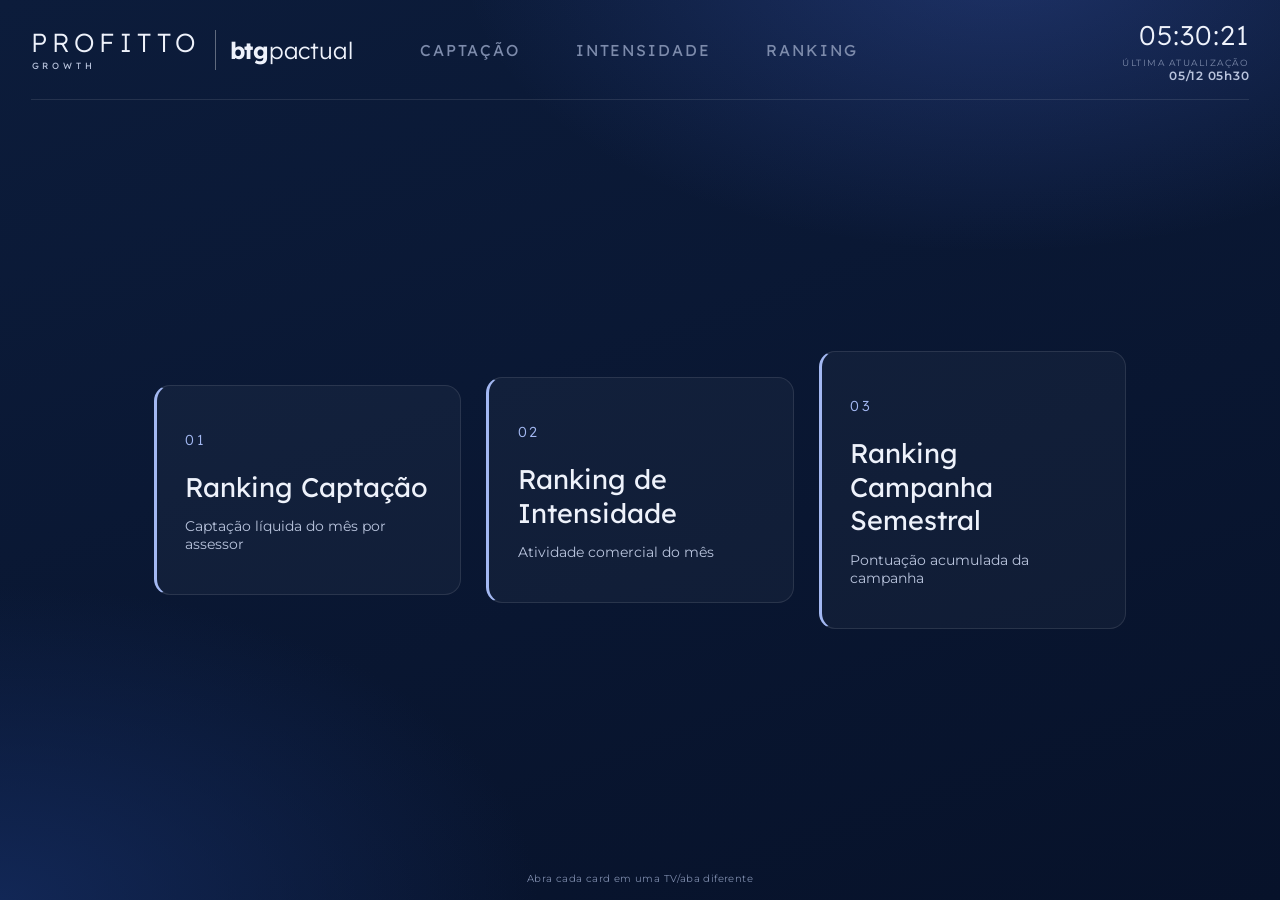
<file: index.html>
<!DOCTYPE html>
<html lang="pt-BR">
<head>
<meta charset="UTF-8">
<meta name="viewport" content="width=device-width, initial-scale=1.0">
<title>PROFITTO — Dashboards de TV</title>
<link rel="stylesheet" href="style.css?v=5">
<style>
  .menu { flex: 1; display: flex; align-items: center; justify-content: center; gap: 2vw; }
  .card2 { width: 24vw; padding: 5vh 2.2vw 4.6vh; border-radius: 16px; text-decoration: none; color: var(--ink);
    background: var(--glass); border: 1px solid var(--line); border-left: 3px solid var(--accent);
    transition: transform .15s ease, background .15s ease; }
  .card2:hover { transform: translateY(-6px); background: var(--glass-2); }
  .card2 .icon { font-family: var(--f-display); font-weight: 300; font-size: 1.6vh; letter-spacing: .2em; color: var(--accent); margin-bottom: 2.4vh; }
  .card2 h2 { font-family: var(--f-display); font-weight: 400; font-size: 3vh; line-height: 1.25; margin-bottom: 1.4vh; }
  .card2 p { font-size: 1.6vh; color: var(--ink-2); }
</style>
</head>
<body>
<div class="wrap">
  <div id="navHost"></div>
  <div class="menu">
    <a class="card2" href="captacao.html">
      <div class="icon">01</div>
      <h2>Ranking Captação</h2>
      <p>Captação líquida do mês por assessor</p>
    </a>
    <a class="card2" href="intensidade.html">
      <div class="icon">02</div>
      <h2>Ranking de Intensidade</h2>
      <p>Atividade comercial do mês</p>
    </a>
    <a class="card2" href="campanha.html">
      <div class="icon">03</div>
      <h2>Ranking Campanha Semestral</h2>
      <p>Pontuação acumulada da campanha</p>
    </a>
  </div>
  <div class="footer">Abra cada card em uma TV/aba diferente</div>
</div>
<script src="assets.js?v=5"></script>
<script>
renderNav('');
startClock('clock');
setLastUpdate();
</script>
</body>
</html>
</file>
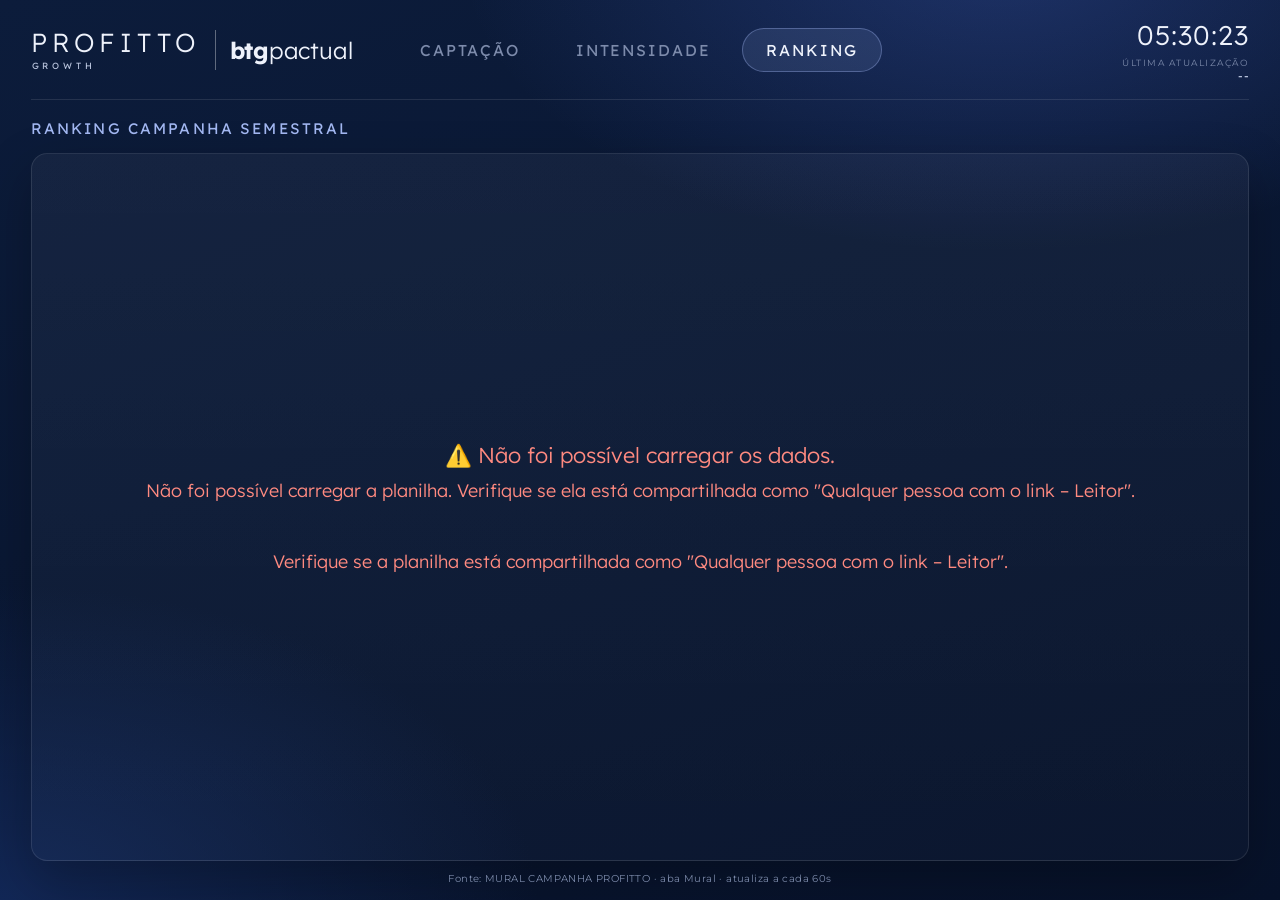
<file: campanha.html>
<!DOCTYPE html>
<html lang="pt-BR">
<head>
<meta charset="UTF-8">
<meta name="viewport" content="width=device-width, initial-scale=1.0">
<title>Ranking Campanha Semestral — PROFITTO</title>
<link rel="stylesheet" href="style.css?v=5">
</head>
<body>
<div class="wrap">
  <div id="navHost"></div>
  <div class="section-title">RANKING CAMPANHA SEMESTRAL</div>
  <div id="content" class="simple-table wide"><div class="loading">Carregando dados da planilha…</div></div>
  <div class="footer">Fonte: MURAL CAMPANHA PROFITTO · aba Mural · atualiza a cada 60s</div>
</div>

<script src="assets.js?v=5"></script>
<script>
const SHEET_ID = '1lbha7HVi6x3SRHepAAjK28DmgPLiHODfIkilLHCHOIc';
const TAB_NAME = 'Mural';
const COLS_GRID = '4% 15% 7% 8% 8% 8% 8% 8% 7% 8% 8% 11%';

function cell(v, extraClass) {
  return '<div class="cell ' + (extraClass || 'txt-cell') + '">' + (v === '' ? '-' : v) + '</div>';
}

async function load() {
  try {
    const rows = await fetchSheetRows(SHEET_ID, TAB_NAME);
    const data = [];
    for (const r of rows) {
      const nome = (r[1] || '').trim();
      const status = (r[3] || '').trim();
      if (!nome || status === '' || status === 'Status') continue;
      data.push({
        nome,
        time: (r[2] || '-').trim(),
        status,
        intensidade: (r[4] || '-').trim(),
        captacao: (r[5] || '-').trim(),
        pj1: (r[6] || '-').trim(),
        pj2: (r[7] || '-').trim(),
        extra: (r[8] || '-').trim(),
        mesAtual: (r[9] || '-').trim(),
        historico: (r[10] || '-').trim(),
        acumulado: (r[11] || '-').trim(),
        acumuladoNum: parseNumBR(r[11])
      });
    }
    data.sort((a, b) => b.acumuladoNum - a.acumuladoNum);

    const container = document.getElementById('content');
    container.className = 'simple-table wide';
    container.style.display = 'flex';
    container.style.flexDirection = 'column';

    let html = '<div class="simple-row head" style="grid-template-columns:' + COLS_GRID + '">' +
      '<div class="cell pos-cell">#</div>' +
      '<div class="cell txt-cell">NOME</div>' +
      '<div class="cell txt-cell">TIME</div>' +
      '<div class="cell txt-cell">STATUS</div>' +
      '<div class="cell num-cell">INTENSIDADE</div>' +
      '<div class="cell num-cell">CAPTAÇÃO</div>' +
      '<div class="cell num-cell">RECEITA PJ1</div>' +
      '<div class="cell num-cell">RECEITA PJ2</div>' +
      '<div class="cell num-cell">EXTRA</div>' +
      '<div class="cell num-cell">MÊS ATUAL</div>' +
      '<div class="cell num-cell">HISTÓRICO</div>' +
      '<div class="cell num-cell">ACUMULADO</div>' +
      '</div>';

    data.forEach((d, i) => {
      const accCls = 'num-cell strong ' + (d.acumuladoNum >= 0 ? 'pos-val' : 'neg-val');
      html += '<div class="simple-row" style="grid-template-columns:' + COLS_GRID + '">' +
        '<div class="cell pos-cell">' + (i + 1) + '</div>' +
        '<div class="cell name-cell">' + d.nome + '</div>' +
        cell(d.time) + cell(d.status) +
        cell(d.intensidade, 'num-cell') +
        cell(d.captacao, 'num-cell') +
        cell(d.pj1, 'num-cell') +
        cell(d.pj2, 'num-cell') +
        cell(d.extra, 'num-cell') +
        cell(d.mesAtual, 'num-cell') +
        cell(d.historico, 'num-cell') +
        cell(d.acumulado, accCls) +
        '</div>';
    });

    container.innerHTML = html;
    setLastUpdate();
  } catch (err) {
    document.getElementById('content').innerHTML =
      '<div class="error-box">⚠️ Não foi possível carregar os dados.<br><small>' + err.message + '</small><br><small>Verifique se a planilha está compartilhada como "Qualquer pessoa com o link – Leitor".</small></div>';
  }
}

renderNav('campanha');
  startClock('clock');
  load();
  setInterval(load, 60000);
  setTimeout(() => location.reload(), 1 * 60 * 60 * 1000);
</script>
</body>
</html>
</file>
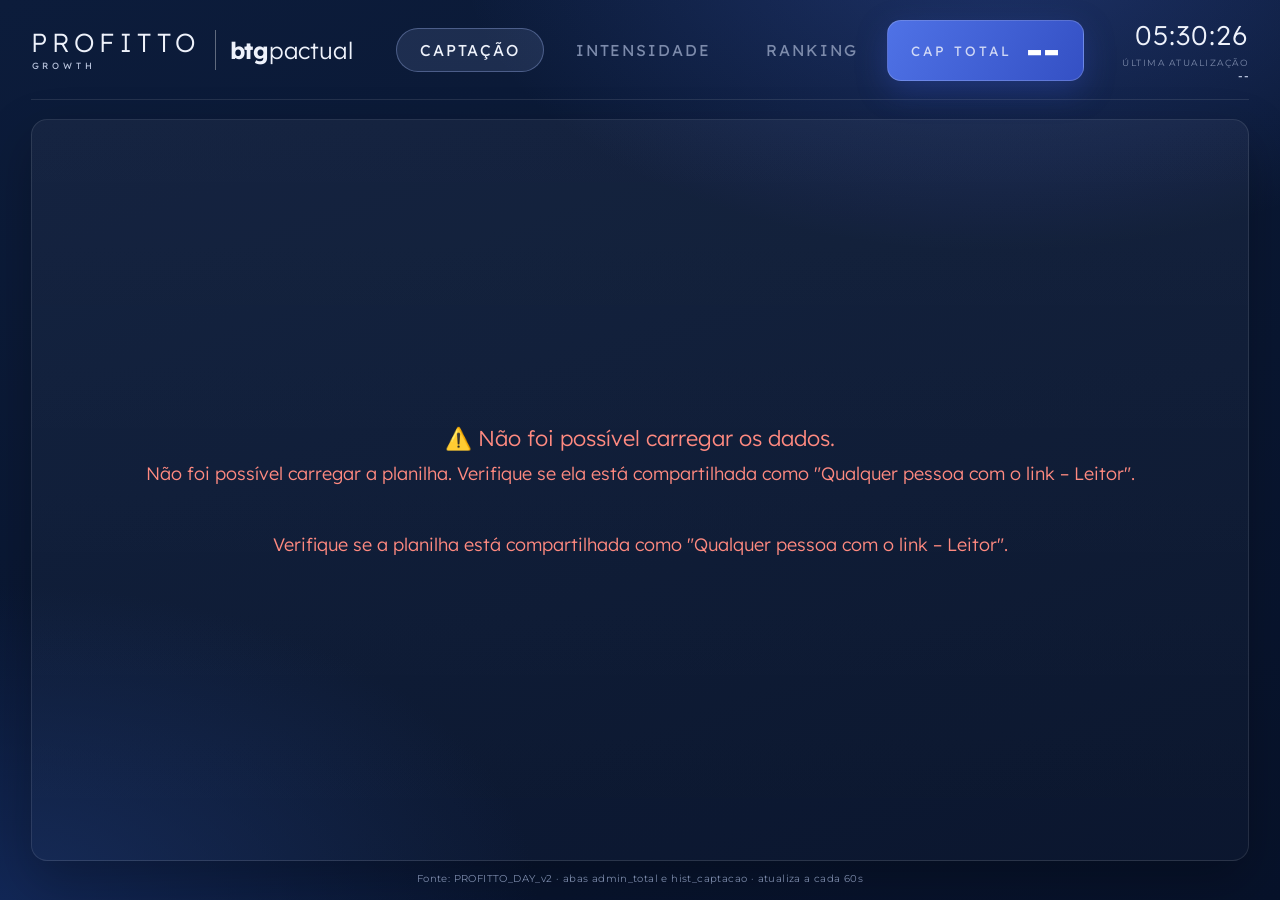
<file: captacao.html>
<!DOCTYPE html>
<html lang="pt-BR">
<head>
<meta charset="UTF-8">
<meta name="viewport" content="width=device-width, initial-scale=1.0">
<title>Ranking Captação — PROFITTO</title>
<link rel="stylesheet" href="style.css?v=6">
<style>
  /* ===== Mural de captação (dimensionado para TV · tema navy) ===== */
  .cap-mural .pct-cell { display:flex; align-items:center; gap:14px; padding-right:24px; }
  .cap-mural .pct-val  { font-family:var(--f-display); font-size:3vh; font-weight:600; min-width:4.6vw; text-align:right; font-variant-numeric:tabular-nums; }
  .cap-mural .pct-bar  { flex:1; height:1.5vh; border-radius:999px; background:rgba(255,255,255,.08); overflow:hidden; }
  .cap-mural .pct-bar > i { display:block; height:100%; border-radius:999px; }
  .cap-mural .num-cell { font-variant-numeric:tabular-nums; }

  .cap-mural .form-cell { display:flex; align-items:center; justify-content:center; gap:10px; }
  .cap-mural .head .form-cell,
  .cap-mural .head .pct-cell { justify-content:center; padding-right:0; }

  /* ===== Últimos meses: bolinhas estilo tabela do Brasileirão ===== */
  .sig { width:30px; height:30px; border-radius:50%; display:inline-flex; align-items:center; justify-content:center;
         font-size:16px; font-weight:700; line-height:1; flex:0 0 auto; color:#fff; }
  .sig.ok  { background:#2fa864; }   /* >= 100%  */
  .sig.mid { background:#e6b52e; }   /* 50–99%   */
  .sig.no  { background:#d64a3c; }   /* < 50% (inclui negativa e zerada) */
  .sig.na  { background:#8a93a6; }   /* ainda não estava na equipe */
  .sig.last { width:36px; height:36px; font-size:19px; box-shadow:0 0 0 2px #0c1c3b, 0 0 0 4px currentColor; }
  .sig.ok.last  { box-shadow:0 0 0 2px #0c1c3b, 0 0 0 4px #2fa864; }
  .sig.mid.last { box-shadow:0 0 0 2px #0c1c3b, 0 0 0 4px #e6b52e; }
  .sig.no.last  { box-shadow:0 0 0 2px #0c1c3b, 0 0 0 4px #d64a3c; }
  .sig.na.last  { box-shadow:0 0 0 2px #0c1c3b, 0 0 0 4px #8a93a6; }

  /* ===== Filtros ===== */
  .cap-filtros { display:flex; align-items:center; gap:1.4vw; flex-wrap:wrap; margin:0 0 1.4vh; }
  .cap-filtros .grp { display:flex; align-items:center; gap:.5vw; }
  .cap-filtros .lbl { font-family:var(--f-display); font-size:1.25vh; letter-spacing:.16em; color:var(--ink-3); text-transform:uppercase; }
  .cap-filtros input[type=search] { font:inherit; font-size:1.5vh; color:var(--ink); background:rgba(255,255,255,.05);
      border:1px solid var(--line); border-radius:999px; padding:.7vh 1vw; width:14vw; min-width:160px; outline:none; }
  .cap-filtros input[type=search]:focus { border-color:rgba(163,184,242,.55); }
  .cap-filtros input[type=search]::placeholder { color:var(--ink-3); }
  .chip { font-family:var(--f-display); font-size:1.35vh; color:var(--ink-2); background:transparent; cursor:pointer;
          border:1px solid var(--line); border-radius:999px; padding:.55vh .8vw; display:inline-flex; align-items:center; gap:6px; }
  .chip:hover { color:var(--ink); background:rgba(255,255,255,.05); }
  .chip.on { color:var(--ink); background:rgba(163,184,242,.14); border-color:rgba(163,184,242,.45); }
  .chip .dot { width:9px; height:9px; border-radius:50%; display:inline-block; }
  .chip.limpar { border-style:dashed; color:var(--ink-3); margin-left:auto; }
  .cap-count { font-size:1.3vh; color:var(--ink-3); }
  .cap-mural .simple-row:not(.head) { max-height:7vh; }
  .cap-vazio { padding:4vh; text-align:center; color:var(--ink-3); font-size:1.8vh; }

  .form-legend { display:flex; gap:22px; justify-content:center; align-items:center; flex-wrap:wrap;
                 margin:1.4vh 4px 0; font-size:1.35vh; color:var(--ink-2); }
  .form-legend span { display:inline-flex; align-items:center; gap:7px; }
  .form-legend .sig { width:20px; height:20px; font-size:11px; }
</style>
</head>
<body>
<div class="wrap">
  <div id="navHost"></div>
  <div id="filtrosHost"></div>
  <div id="content" class="simple-table barlist cap-mural"><div class="loading">Carregando dados da planilha…</div></div>
  <div id="legendHost"></div>
  <div class="footer">Fonte: PROFITTO_DAY_v2 · abas admin_total e hist_captacao · atualiza a cada 60s</div>
</div>

<script src="assets.js?v=6"></script>
<script>
const SHEET_ID  = '1IcGygIIk6TUQBf4Vcx-KOtD2RDK5y0dbAcELr_U6KBs';
const TAB_NAME  = 'admin_total';
const HIST_TAB  = 'hist_captacao';   // A=Assessor | B=Cluster | C=Filial | D..=meses (Jan/2026…) | Total | Média
const NIVEIS    = ['Sênior', 'Pleno', 'Júnior'];
const COLS_GRID = '5% 25% 16% 28% 26%';
const N_MESES   = 5;   // 4 fechados + mês corrente

// Régua: verde >= 100% · amarelo 50–99% · vermelho < 50% (negativa e zerada também)
const LIM_BATIDA = 100;
const LIM_MEIO   = 50;

// ---------- filtros / ordenação (estado mantido entre atualizações) ----------
const FILTRO_KEY = 'profitto_cap_filtros_v1';
const estado = { busca:'', captado:'todos', faixa:'todas', sort:'total', dir:'desc' };
try { Object.assign(estado, JSON.parse(localStorage.getItem(FILTRO_KEY) || '{}')); } catch (e) {}
function salvarEstado() { try { localStorage.setItem(FILTRO_KEY, JSON.stringify(estado)); } catch (e) {} }
let ultimoData = [], ultimoHist = { labels: [] };

const OPC_CAPTADO = [['todos','Todos'], ['pos','Positiva'], ['neg','Negativa']];
const OPC_FAIXA   = [['todas','Todas',null], ['ok','Bateu','#5fcf93'], ['mid','50–99%','#f0c66e'], ['no','< 50%','#f7b3aa'], ['neg','Negativa','#8e1414']];

function mountFiltros() {
  const host = document.getElementById('filtrosHost');
  if (!host || host.dataset.ok) return;
  host.dataset.ok = '1';
  const chips = (grupo, opcs) => opcs.map(([v, t, c]) =>
    '<button class="chip" data-g="' + grupo + '" data-v="' + v + '">' + (c ? '<i class="dot" style="background:' + c + '"></i>' : '') + t + '</button>').join('');
  host.innerHTML = '<div class="cap-filtros">' +
    '<div class="grp"><span class="lbl">Assessor</span><input type="search" id="fBusca" placeholder="Buscar nome…" autocomplete="off"></div>' +
    '<div class="grp"><span class="lbl">Captado</span>' + chips('captado', OPC_CAPTADO) + '</div>' +
    '<div class="grp"><span class="lbl">% da meta</span>' + chips('faixa', OPC_FAIXA) + '</div>' +
    '<span class="cap-count" id="fCount"></span>' +
    '<button class="chip limpar" id="fLimpar">Limpar filtros</button>' +
  '</div>';
  const busca = document.getElementById('fBusca');
  busca.value = estado.busca;
  busca.addEventListener('input', () => { estado.busca = busca.value; salvarEstado(); render(); });
  host.addEventListener('click', ev => {
    const b = ev.target.closest('.chip[data-g]');
    if (!b) return;
    estado[b.dataset.g] = b.dataset.v; salvarEstado(); render();
  });
  document.getElementById('fLimpar').addEventListener('click', () => {
    Object.assign(estado, { busca:'', captado:'todos', faixa:'todas', sort:'total', dir:'desc' });
    busca.value = ''; salvarEstado(); render();
  });
  document.getElementById('content').addEventListener('click', ev => {
    const h = ev.target.closest('.sort-head');
    if (!h) return;
    const k = h.dataset.k;
    if (estado.sort === k) estado.dir = estado.dir === 'desc' ? 'asc' : 'desc';
    else { estado.sort = k; estado.dir = k === 'nome' ? 'asc' : 'desc'; }
    salvarEstado(); render();
  });
}

function mountCapTotalBadge() {
  const topbar = document.querySelector('.topbar');
  const meta = document.querySelector('.meta');
  if (!topbar || !meta || document.getElementById('capTotal')) return;
  const badge = document.createElement('div');
  badge.className = 'cap-total-badge';
  badge.innerHTML = '<span class="cap-total-lbl">CAP TOTAL</span><span class="cap-total-val" id="capTotal">--</span>';
  topbar.insertBefore(badge, meta);
}

// ---------- helpers ----------
const normName = s => (s || '').toString().normalize('NFD').replace(/[\u0300-\u036f]/g, '')
  .replace(/\(.*?\)/g, '').trim().toLowerCase().replace(/\s+/g, ' ');
const escHtml  = s => (s || '').toString().replace(/[&<>"]/g, c => ({ '&':'&amp;', '<':'&lt;', '>':'&gt;', '"':'&quot;' }[c]));

// Lê "5863064.50", "-829.00", "R$ 1.234.567,89", "(R$ 188.906)", "-R$ 486.912,75"
function parseMoney(v) {
  if (v === null || v === undefined) return null;
  let s = v.toString().trim();
  if (!s || s === '-' || s === '—') return null;
  const neg = /^\(.*\)$/.test(s) || s.includes('-');
  s = s.replace(/[R$\s()\-]/g, '');
  if (s.includes(',')) s = s.replace(/\./g, '').replace(',', '.');
  else if ((s.match(/\./g) || []).length > 1 || /\.\d{3}$/.test(s)) s = s.replace(/\./g, '');
  const n = parseFloat(s);
  return isNaN(n) ? null : (neg ? -n : n);
}

// "Andre Jocksch" (admin_total) ↔ "Andre Cristiano Capitanio Jocksch" (hist_captacao)
function sameAssessor(curto, completo) {
  const a = normName(curto).split(' '), b = normName(completo).split(' ');
  return a[0] === b[0] && a.every(t => b.includes(t));
}

const MESES_PT = ['jan','fev','mar','abr','mai','jun','jul','ago','set','out','nov','dez'];
// Chave única de mês: "jan./26", "Jan/2026", "janeiro 2026" → "jan26"
function chaveMes(s) {
  const t = normName(s);
  const m = MESES_PT.findIndex(x => t.startsWith(x));
  const y = (t.match(/(\d{2,4})\s*$/) || [])[1];
  return (m < 0 || !y) ? t : MESES_PT[m] + y.slice(-2);
}
const chaveMesAtual = () => { const d = new Date(); return MESES_PT[d.getMonth()] + String(d.getFullYear()).slice(-2); };

// faixa do total do mês corrente (coluna % DA META)
function faixa(valor, meta) {
  if (valor === null) return 'na';
  if (valor < 0) return 'neg';
  const p = meta > 0 ? valor / meta * 100 : 0;
  if (p >= LIM_BATIDA) return 'ok';
  if (p >= LIM_MEIO) return 'mid';
  return 'no';
}
// faixa de um mês fechado: só 3 cores
function faixaMes(valor, meta) {
  if (valor === null) return 'na';
  const p = meta > 0 ? valor / meta * 100 : 0;
  if (p >= LIM_BATIDA) return 'ok';
  if (p >= LIM_MEIO) return 'mid';
  return 'no';
}
const COR  = { ok:'#7fdca6', mid:'#f0c66e', no:'#f7b3aa', neg:'#ff7b70', na:'#6f7fa3' };
const ICON = { ok:'✓', mid:'–', no:'✕', na:'–' };

function signal(valor, meta, label, isLast) {
  const f = faixaMes(valor, meta);
  const tip = f === 'na' ? label + ': sem captação (ainda não estava na equipe)'
    : label + ': ' + fmtBRL(valor) + (meta > 0 ? ' · ' + (valor / meta * 100).toFixed(0) + '% da meta' : '');
  return '<span class="sig ' + f + (isLast ? ' last' : '') + '" title="' + escHtml(tip) + '">' + ICON[f] + '</span>';
}

// ===== Meses FECHADOS: base = tabela de captação mensal (painel branco) =====
// A aba hist_captacao está desalinhada (a coluna "set./26" traz o valor de OUTUBRO e
// setembro some para vários assessores). Até ela ser corrigida, os meses fechados
// vêm desta tabela. Para virar o mês: acrescente a coluna nova e remova a mais antiga.
// Ordem dos valores = ordem de MESES_FECHADOS. 0 antes do 1º mês com captação = "ainda não estava".
const MESES_FECHADOS = ['jun./26', 'jul./26', 'ago./26', 'set./26'];
const HIST_FECHADO = [
  ['Andreus Machado Goncalves',          [  2098168,   108003, -1395085,  1462587]],
  ['Romano Avila Santos',                [   808420,   441012,  3715291,  1943204]],
  ['Guilherme Wagner Ribas',             [        0,        0,  5522540,  1522452]],
  ['Luiz Matarazzo Silva Junior',        [        0,        0,        0,  5946924]],
  ['Gabriel Henrique Fornari Bonassi',   [   -14605,   341938,  -178891,  2535872]],
  ['Cleison Luiz Arenhart',              [  1437703,  1363033,  2036641, -3238489]],
  ['Pamela Ynae Rosa dos Santos',        [   496716,   944126,   571126,   684198]],
  ['Pedro Chaves Dalmaso',               [   145072,   -43826,   733229,  1145963]],
  ['Erik Castro Pergher',                [  -258766,   323757,  -710649,  1970683]],
  ['Pedro Henrique Santos Araujo',       [        0,        0,        0,   619616]],
  ['Ricardo Figueira Guimaraes',         [    47636,  1207895,   678313,   559546]],
  ['Gilvan Farias dos Santos',           [        0,        0,        0,        0]],
  ['Gabriel Turcatti Lorandi',           [        0,        0,    12517,     7296]],
  ['Mari Silvia Nienow Nichele',         [  -279325,  -539116,   498313,   -45535]],
  ['Diogo Possebon Carvalho',            [  5062379,  1279234,   575622, -1667458]],
  ['Andre Cristiano Capitanio Jocksch',  [  1713159,  2162111,   510633,  1803556]],
];
// "(inativo)" na hist_captacao continua valendo para esconder quem saiu
const INATIVOS_EXTRA = [];

function labelMesAtual() {
  const d = new Date();
  return MESES_PT[d.getMonth()] + './' + String(d.getFullYear()).slice(-2);
}

async function loadHistorico() {
  const out = { rows: [], labels: MESES_FECHADOS.concat([labelMesAtual() + ' (em curso)']), inativos: INATIVOS_EXTRA.slice() };
  out.rows = HIST_FECHADO.map(([nome, valores]) => ({ nome, valores: valores.slice() }));
  try {   // só para ler quem está marcado (inativo)
    const rows = await fetchSheetRows(SHEET_ID, HIST_TAB);
    for (const r of rows) {
      const nome = (r[0] || '').toString().trim();
      if (/inativo/i.test(nome)) out.inativos.push(nome);
    }
  } catch (e) { console.warn('hist_captacao indisponível:', e.message); }
  return out;
}

// Monta as 5 bolinhas: 4 fechadas + mês corrente (CAPTADO do admin_total).
// Zeros antes do primeiro mês com captação viram cinza ("ainda não estava na equipe").
function montarForma(fechados, totalAtual) {
  const v = fechados.concat([totalAtual]);
  const ini = v.findIndex(x => x !== null && x !== 0);
  return v.map((x, i) => (ini < 0 || i < ini) && i < v.length - 1 ? null : x);
}

// ---------- render (aplica filtros + ordenação sobre o último carregamento) ----------
function render() {
  const hist = ultimoHist;
  const q = normName(estado.busca);
  let data = ultimoData.filter(d =>
    (!q || normName(d.nome).includes(q)) &&
    (estado.captado === 'todos' || (estado.captado === 'pos' ? d.total >= 0 : d.total < 0)) &&
    (estado.faixa === 'todas' || d.faixa === estado.faixa));
  const k = estado.sort, m = estado.dir === 'asc' ? 1 : -1;
  data = data.slice().sort((a, b) => k === 'nome'
    ? m * a.nome.localeCompare(b.nome, 'pt-BR')
    : m * ((a[k] - b[k]) || (a.rank - b.rank)));

  document.querySelectorAll('#filtrosHost .chip[data-g]').forEach(b =>
    b.classList.toggle('on', estado[b.dataset.g] === b.dataset.v));
  const cnt = document.getElementById('fCount');
  if (cnt) cnt.textContent = data.length === ultimoData.length ? '' : data.length + ' de ' + ultimoData.length;

  const seta = key => estado.sort === key ? (estado.dir === 'asc' ? '▴' : '▾') : '▾';
  const hd = (key, cls, txt, st) => '<div class="cell ' + cls + ' sort-head' + (estado.sort === key ? ' active' : '') +
    '" data-k="' + key + '" title="Ordenar"' + (st ? ' style="' + st + '"' : '') + '>' + txt + '<span class="sort-arrow">' + seta(key) + '</span></div>';

  let html = '<div class="simple-row head" style="grid-template-columns:' + COLS_GRID + '">' +
    '<div class="cell pos-cell">#</div>' +
    hd('nome', 'name-cell', 'ASSESSOR', 'justify-content:flex-start') +
    hd('total', 'num-cell', 'CAPTADO') +
    hd('pct', 'pct-cell', '% DA META') +
    '<div class="cell form-cell">ÚLTIMOS ' + N_MESES + ' MESES</div>' +
    '</div>';

  data.forEach(d => {
    const pos = d.rank;   // posição sempre pelo ranking de captação
    const rankCls = pos === 1 ? ' gold' : pos === 2 ? ' silver' : pos === 3 ? ' bronze' : '';
    const valCls  = d.total >= 0 ? 'pos-val' : 'neg-val';
    const cor     = COR[d.faixa];
    const largura = Math.max(0, Math.min(100, d.pct));
    const sinais  = d.forma.map((v, i) => signal(v, d.meta, hist.labels[i], i === d.forma.length - 1)).join('');

    html += '<div class="simple-row" style="grid-template-columns:' + COLS_GRID + '">' +
      '<div class="cell pos-cell' + rankCls + '">' + pos + '</div>' +
      '<div class="cell name-cell"><span class="nm">' + escHtml(d.nome) + '</span><span class="lvl">' + escHtml(d.nivel) + '</span></div>' +
      '<div class="cell num-cell ' + valCls + '">' + fmtBRLShort(d.total) + '</div>' +
      '<div class="cell pct-cell" title="Meta: ' + fmtBRLShort(d.meta) + '">' +
        '<span class="pct-val" style="color:' + cor + '">' + (d.meta > 0 ? d.pct.toFixed(0) + '%' : '—') + '</span>' +
        '<div class="pct-bar"><i style="width:' + largura + '%;background:' + cor + '"></i></div>' +
      '</div>' +
      '<div class="cell form-cell">' + sinais + '</div>' +
      '</div>';
  });
  if (!data.length) html += '<div class="cap-vazio">Nenhum assessor com esses filtros.</div>';

  const container = document.getElementById('content');
  container.className = 'simple-table barlist cap-mural';
  container.innerHTML = html;

  document.getElementById('legendHost').innerHTML =
    '<div class="form-legend">' +
      '<span><i class="sig ok">✓</i> Bateu a meta (100% ou mais)</span>' +
      '<span><i class="sig mid">–</i> 50% a 99% da meta</span>' +
      '<span><i class="sig no">✕</i> Abaixo de 50%</span>' +
      '<span><i class="sig na">–</i> Ainda não estava na equipe</span>' +
      '<span>' + escHtml(hist.labels[0]) + ' → ' + escHtml(hist.labels[hist.labels.length - 1]) + ' (mês corrente em destaque)</span>' +
    '</div>';
}

// ---------- carregamento ----------
async function load() {
  try {
    mountCapTotalBadge();
    const [rows, hist] = await Promise.all([fetchSheetRows(SHEET_ID, TAB_NAME), loadHistorico()]);

    const data = [];
    let capTotal = 0;   // CAP TOTAL do escritório inclui inativos
    for (const r of rows) {
      const nivel = (r[2] || '').trim();
      const nome  = (r[1] || '').trim();
      if (!NIVEIS.includes(nivel) || !nome) continue;
      const total = parseNumBR(r[5]);
      const meta  = parseNumBR(r[7]);   // meta individual do assessor
      capTotal += total;
      if (hist.inativos.some(x => sameAssessor(nome, x))) continue;   // marcado (inativo) na hist_captacao
      const pct   = meta > 0 ? (total / meta) * 100 : 0;
      const h = hist.rows.find(x => sameAssessor(nome, x.nome));
      const forma = montarForma(h ? h.valores : MESES_FECHADOS.map(() => null), total);
      data.push({ nome, nivel, total, meta, pct, forma });
    }
    data.sort((a, b) => b.total - a.total);
    data.forEach((d, i) => { d.rank = i + 1; d.faixa = faixa(d.total, d.meta); });
    ultimoData = data; ultimoHist = hist;

    const capTotalEl = document.getElementById('capTotal');
    if (capTotalEl) {
      capTotalEl.textContent = fmtBRLShort(capTotal);
      capTotalEl.style.color = capTotal >= 0 ? '#ffffff' : '#ffd0cb';
    }

    mountFiltros();
    render();

    try {
      const stamp = await fetchSheetCell(SHEET_ID, TAB_NAME, 'H1', 8000);
      setLastUpdate(stamp);
    } catch (e) {
      setLastUpdate();
    }
  } catch (err) {
    document.getElementById('content').innerHTML =
      '<div class="error-box">⚠️ Não foi possível carregar os dados.<br><small>' + err.message + '</small><br><small>Verifique se a planilha está compartilhada como "Qualquer pessoa com o link – Leitor".</small></div>';
  }
}

renderNav('captacao');
startClock('clock');
load();
setInterval(load, 60000);
setTimeout(() => location.reload(), 1 * 60 * 60 * 1000);
</script>
</body>
</html>
</file>
<file: style.css>
/* PROFITTO TV — identidade visual "Planejamento patrimonial" (navy + azul lavanda) */
@import url('https://fonts.googleapis.com/css2?family=Lexend:wght@300;400;500;600;700&family=Montserrat:wght@400;500;600;700&display=swap');

:root {
  --bg-0: #07122a;          /* fundo mais escuro   */
  --bg-1: #0c1c3b;          /* fundo base          */
  --bg-2: #13295a;          /* brilho do gradiente */
  --ink: #eef2fb;           /* texto principal     */
  --ink-2: #b9c4dd;         /* texto secundário    */
  --ink-3: #7d8bab;         /* texto de apoio      */
  --accent: #a3b8f2;        /* azul lavanda        */
  --accent-2: #d7e1f7;      /* azul claro          */
  --royal-a: #4f72e6;       /* card de destaque    */
  --royal-b: #3450c4;
  --glass: rgba(255,255,255,.035);
  --glass-2: rgba(255,255,255,.06);
  --line: rgba(255,255,255,.10);
  --line-2: rgba(255,255,255,.06);
  --pos: #7fdca6;           /* positivo            */
  --neg: #ff8a80;           /* negativo            */
  --gold: #e6c574; --silver: #c9d2e8; --bronze: #d9a07a;
  --f-display: 'Lexend', 'Montserrat', sans-serif;
  --f-body: 'Montserrat', 'Lexend', sans-serif;
}

* { margin: 0; padding: 0; box-sizing: border-box; }

html, body {
  width: 100%; height: 100%;
  background: var(--bg-1);
  background:
    radial-gradient(ellipse 70% 55% at 78% -5%, rgba(79,114,230,.28) 0%, rgba(79,114,230,0) 60%),
    radial-gradient(ellipse 60% 50% at 0% 100%, rgba(19,41,90,.9) 0%, rgba(19,41,90,0) 70%),
    linear-gradient(160deg, var(--bg-1) 0%, var(--bg-0) 100%);
  color: var(--ink);
  font-family: var(--f-body);
  overflow: hidden;
}

.wrap { display: flex; flex-direction: column; height: 100vh; padding: 2vh 2.4vw 1.8vh; }

/* ---------- Navegação / topo ---------- */
.topbar {
  display: flex; align-items: center; justify-content: flex-start;
  padding-bottom: 1.8vh; margin-bottom: 2.2vh;
  border-bottom: 1px solid var(--line);
}

/* Assinatura PROFITTO | btg pactual (tipográfica) */
.brand { display: flex; align-items: center; gap: 1.1vw; flex-shrink: 0; }
.brand-profitto { display: flex; flex-direction: column; line-height: 1; }
.brand-profitto .logo { font-family: var(--f-display); font-weight: 300; font-size: 2.9vh; letter-spacing: .2em; color: var(--ink); }
.brand-profitto .sub  { font-family: var(--f-display); font-weight: 400; font-size: 1vh; letter-spacing: .42em; color: var(--ink-2); margin-top: .6vh; padding-left: .1em; }
.brand-rule { width: 1px; height: 4.4vh; background: rgba(255,255,255,.35); }
.brand-btg { font-family: var(--f-display); font-size: 2.6vh; color: var(--ink); letter-spacing: -.01em; white-space: nowrap; }
.brand-btg b { font-weight: 700; }
.brand-btg span { font-weight: 300; }

.navtabs { display: flex; gap: .6vw; margin-left: 3.4vw; }
.navtab {
  text-decoration: none; color: var(--ink-3); font-family: var(--f-display); font-weight: 400;
  font-size: 1.75vh; letter-spacing: .12em; padding: 1.2vh 1.8vw; border-radius: 999px;
  border: 1px solid transparent;
  transition: background .15s ease, color .15s ease, border-color .15s ease;
}
.navtab:hover { color: var(--ink); background: var(--glass); }
.navtab.active { color: var(--ink); background: rgba(163,184,242,.12); border-color: rgba(163,184,242,.35); }

.meta { text-align: right; margin-left: auto; flex-shrink: 0; }
.meta .clock { font-family: var(--f-display); font-weight: 300; font-size: 3vh; letter-spacing: .04em; color: var(--ink); font-variant-numeric: tabular-nums; }
.meta .upd { font-size: 1.05vh; letter-spacing: .16em; color: var(--ink-3); margin-top: .5vh; }
.meta .upd b { color: var(--ink-2); font-size: 1.35vh; font-weight: 600; letter-spacing: .06em; }

/* ---------- Selo CAP TOTAL (Captação) — card azul royal ---------- */
.cap-total-badge {
  display: flex; align-items: center; gap: 1.1vw; flex-shrink: 0; margin-left: auto; margin-right: 3vw;
  background: linear-gradient(120deg, var(--royal-a) 0%, var(--royal-b) 100%);
  border: 1px solid rgba(255,255,255,.18); border-radius: 14px; padding: 1.1vh 1.8vw;
  box-shadow: 0 10px 30px rgba(52,80,196,.35);
}
.cap-total-badge + .meta { margin-left: 0; }
.cap-total-lbl { font-family: var(--f-display); font-size: 1.5vh; font-weight: 400; letter-spacing: .22em; color: rgba(255,255,255,.75); }
.cap-total-val { font-family: var(--f-display); font-weight: 600; font-size: 4.4vh; line-height: 1; color: #fff; font-variant-numeric: tabular-nums; }

/* ---------- Título de seção (eyebrow, como nos slides) ---------- */
.section-title {
  font-family: var(--f-display); font-size: 1.7vh; font-weight: 400; letter-spacing: .14em; color: var(--accent);
  margin-bottom: 1.6vh; text-transform: uppercase;
}

/* Cabeçalho clicável para ordenar (Intensidade) */
.simple-row.head .sort-head { cursor: pointer; user-select: none; display: flex; align-items: center; justify-content: center; gap: .4vw; }
.simple-row.head .sort-head .sort-arrow { font-size: 1.1vh; color: var(--ink-3); transition: color .15s ease, transform .15s ease; }
.simple-row.head .sort-head:hover .sort-arrow { color: var(--accent-2); }
.simple-row.head .sort-head.active { color: var(--accent); }
.simple-row.head .sort-head.active .sort-arrow { color: var(--accent); transform: scale(1.25); }
.simple-row .num-cell.sort-active { color: var(--accent-2); }

/* ---------- Grid de cards ---------- */
.cardgrid { flex: 1; display: grid; grid-template-columns: repeat(4, 1fr); gap: 1.4vh 1.4vw; overflow: hidden; }

.card {
  border-radius: 16px; padding: 1.8vh 1.8vw; display: flex; flex-direction: column; justify-content: space-between;
  border: 1px solid var(--line); position: relative; overflow: hidden; background: var(--glass);
}
.card.pos { border-left: 3px solid var(--pos); }
.card.neg { border-left: 3px solid var(--neg); }

.card-top { display: flex; justify-content: space-between; align-items: flex-start; }
.card-name { font-family: var(--f-display); font-weight: 500; font-size: 2.15vh; color: var(--ink);
  overflow: hidden; text-overflow: ellipsis; white-space: nowrap; max-width: 100%; }
.card-tag { display: inline-block; font-size: 1.1vh; font-weight: 600; letter-spacing: .14em; text-transform: uppercase; color: var(--ink-3); margin-top: .5vh; }

.card-meta { text-align: right; flex-shrink: 0; padding-left: .6vw; }
.card-meta .lbl { font-size: 1vh; letter-spacing: .12em; color: var(--ink-3); font-weight: 600; }
.card-meta .val { font-family: var(--f-display); font-weight: 500; font-size: 1.7vh; color: var(--ink-2); }

.bar-track { position: relative; width: 100%; height: 1.1vh; background: rgba(255,255,255,.08); border-radius: 999px; margin: 1.6vh 0 1vh; }
.bar-fill { position: absolute; left: 0; top: 0; height: 100%; border-radius: 999px; background: linear-gradient(90deg, var(--accent), var(--royal-a)); }
.bar-dot { position: absolute; left: -.3vh; top: 50%; transform: translateY(-50%); width: 1.5vh; height: 1.5vh; border-radius: 50%; background: var(--bg-1); border: 3px solid var(--accent); z-index: 2; }
.bar-goal { position: absolute; right: 2%; top: -.6vh; width: 2px; height: 2.3vh; background: var(--ink-2); }

.card-bottom { display: flex; justify-content: space-between; align-items: flex-end; }
.card-bottom .lbl { font-size: 1.15vh; letter-spacing: .14em; color: var(--ink-3); font-weight: 600; }
.card-bottom .val { font-family: var(--f-display); font-weight: 600; font-size: 3vh; }
.card.pos .card-bottom .val { color: var(--pos); }
.card.neg .card-bottom .val { color: var(--neg); }

.card-rank {
  position: absolute; top: -1.2vh; right: -1.2vh; width: 5vh; height: 5vh; border-radius: 50%;
  background: var(--bg-2); color: var(--ink); display: flex; align-items: center; justify-content: center;
  font-family: var(--f-display); font-weight: 600; font-size: 2vh;
}
.card-rank.gold { background: var(--gold); color: #1d1a10; }
.card-rank.silver { background: var(--silver); color: #141c30; }
.card-rank.bronze { background: var(--bronze); color: #2a1609; }

/* ---------- Tabela (vidro sobre o navy) ---------- */
.simple-table {
  flex: 1; min-height: 0; display: flex; flex-direction: column;
  border: 1px solid var(--line); border-radius: 16px; overflow: hidden;
  background: linear-gradient(180deg, rgba(255,255,255,.045) 0%, rgba(255,255,255,.02) 100%);
  box-shadow: 0 20px 50px rgba(0,0,0,.25);
}
.simple-row { display: grid; grid-template-columns: 10% 1fr 22% 22%; align-items: center; flex: 1; min-height: 0; overflow: hidden; border-bottom: 1px solid var(--line-2); }
.simple-row:last-child { border-bottom: none; }
.simple-row.head { background: rgba(163,184,242,.07); color: var(--accent); flex: 0 0 auto; padding: 1.5vh 0; border-bottom: 1px solid var(--line); }
.simple-row.head .cell { font-family: var(--f-display); font-weight: 400; font-size: 1.6vh; letter-spacing: .16em; }
.simple-row:nth-child(even):not(.head) { background: rgba(255,255,255,.022); }
.cell { padding: 0 1.6vw; }
.simple-row .pos-cell { font-family: var(--f-display); font-weight: 400; font-size: 2.5vh; color: var(--ink-3); text-align: center; font-variant-numeric: tabular-nums; }
.simple-row .name-cell { font-family: var(--f-display); font-weight: 400; font-size: 2.6vh; color: var(--ink); overflow: hidden; text-overflow: ellipsis; white-space: nowrap; }
.simple-row .num-cell { font-family: var(--f-display); font-weight: 600; font-size: 2.8vh; color: var(--ink); text-align: center; font-variant-numeric: tabular-nums; }
.simple-row.head .name-cell { color: var(--accent); text-align: left; font-size: 1.6vh; }
.simple-row.head .pos-cell,
.simple-row.head .num-cell { color: var(--accent); text-align: center; font-size: 1.6vh; font-weight: 400; }

/* Variante com mais colunas (Ranking Campanha Semestral) */
.simple-table.wide .name-cell { font-size: 1.9vh; }
.simple-table.wide .num-cell { font-size: 1.9vh; font-weight: 500; color: var(--ink-2); }
.simple-table.wide .pos-cell { font-size: 1.9vh; }
.simple-table.wide .simple-row.head .name-cell,
.simple-table.wide .simple-row.head .num-cell,
.simple-table.wide .simple-row.head .pos-cell { font-size: 1.3vh; color: var(--accent); }
.simple-table.wide .txt-cell { padding: 0 1vw; font-size: 1.65vh; font-weight: 500; color: var(--ink-2); }
.simple-table.wide .simple-row.head .txt-cell { color: var(--accent); font-family: var(--f-display); font-size: 1.3vh; font-weight: 400; }
.simple-table.wide .num-cell.strong { font-weight: 600; color: var(--ink); }
.simple-table.wide .num-cell.pos-val { color: var(--pos); }
.simple-table.wide .num-cell.neg-val { color: var(--neg); }

/* Colunas numéricas com sinal */
.simple-row .num-cell.pos-val { color: var(--pos); }
.simple-row .num-cell.neg-val { color: var(--neg); }

/* Top 3 */
.simple-row .pos-cell.gold { color: var(--gold); font-weight: 600; }
.simple-row .pos-cell.silver { color: var(--silver); font-weight: 600; }
.simple-row .pos-cell.bronze { color: var(--bronze); font-weight: 600; }

/* Variante lista (Captação) */
.simple-table.barlist .name-cell { display: flex; flex-direction: row; align-items: baseline; gap: .7vw; overflow: hidden; }
.simple-table.barlist .simple-row:not(.head) .name-cell { font-size: 2.9vh; }
.simple-table.barlist .name-cell .nm { overflow: hidden; text-overflow: ellipsis; white-space: nowrap; min-width: 0; }
.simple-table.barlist .name-cell .lvl { flex-shrink: 0; font-family: var(--f-body); font-size: 1.05vh; font-weight: 500; letter-spacing: .14em; color: var(--ink-3); text-transform: uppercase; }
.simple-table.barlist .bar-cell { padding: 0 1.6vw; }
.simple-table.barlist .bar-track { height: 1.8vh; margin: 0; }
.simple-table.barlist .bar-dot { width: 2vh; height: 2vh; }
.simple-table.barlist .meta-cell { text-align: right; }
.simple-table.barlist .meta-cell .lbl { font-size: 1.1vh; letter-spacing: .12em; color: var(--ink-3); font-weight: 600; }
.simple-table.barlist .meta-cell .val { font-family: var(--f-display); font-weight: 500; font-size: 2.7vh; color: var(--ink-2); }
.simple-table.barlist .num-cell { text-align: right; }
.simple-table.barlist .simple-row:not(.head) .num-cell { font-size: 3.4vh; font-weight: 600; }
.simple-table.barlist .simple-row.head .meta-cell { color: var(--accent); }

.footer { padding-top: 1.2vh; text-align: center; font-size: 1.1vh; letter-spacing: .04em; color: var(--ink-3); }

.loading, .error-box {
  flex: 1; display: flex; align-items: center; justify-content: center;
  font-family: var(--f-display); font-weight: 300; font-size: 2.4vh; color: var(--ink-2); text-align: center; flex-direction: column; gap: 1.2vh;
}
.error-box { color: var(--neg); }
</file>
